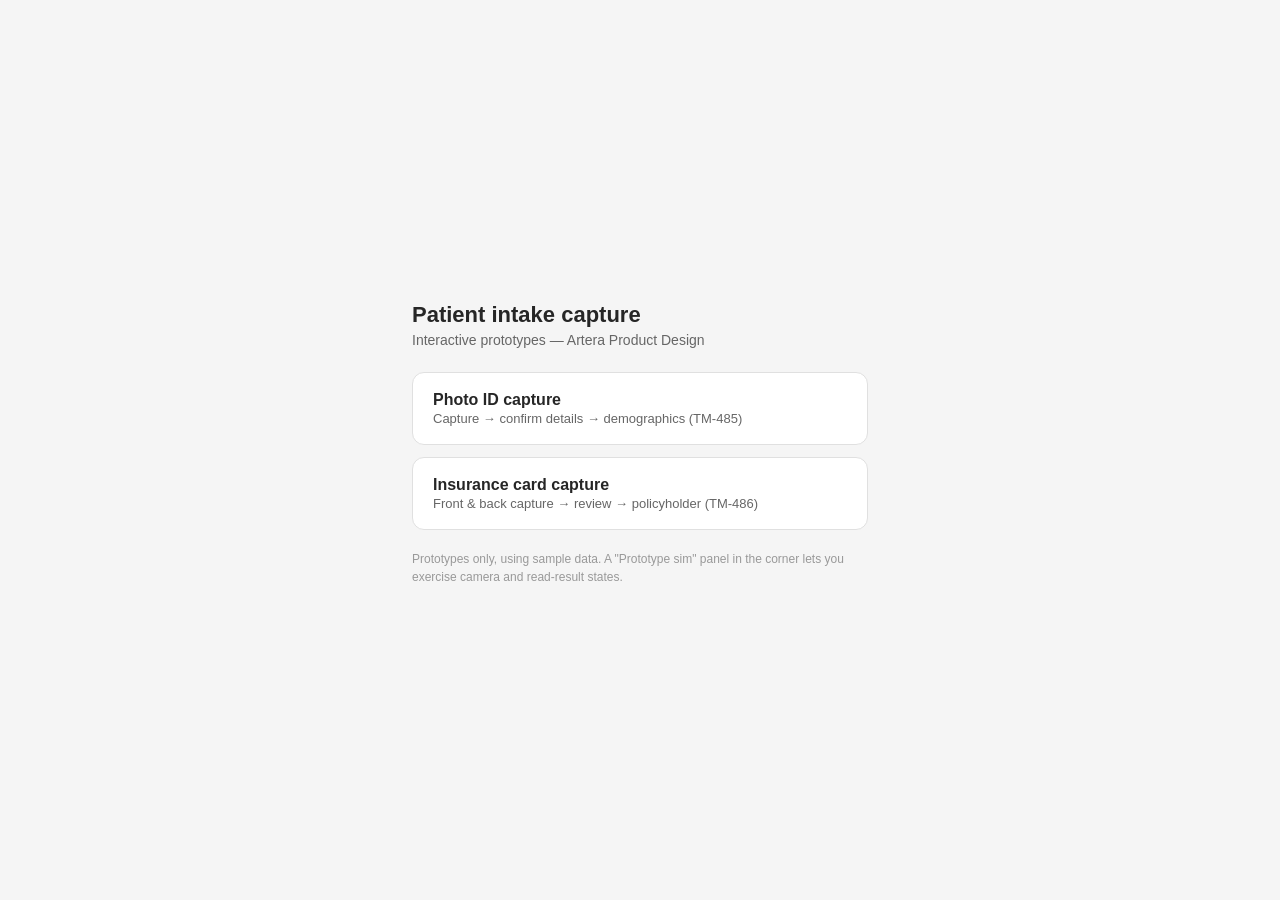
<file: index.html>
<!doctype html>
<html lang="en">
<head>
<meta charset="utf-8"/>
<meta name="viewport" content="width=device-width, initial-scale=1"/>
<title>Patient intake capture — Artera prototypes</title>
<style>
  :root{font-family:-apple-system,BlinkMacSystemFont,"Segoe UI",Roboto,sans-serif}
  body{margin:0;min-height:100vh;display:flex;align-items:center;justify-content:center;background:#f5f5f5;color:#262626}
  .wrap{max-width:520px;padding:32px;width:100%;box-sizing:border-box}
  h1{font-size:22px;margin:0 0 4px}
  p.sub{margin:0 0 24px;color:#666;font-size:14px}
  a.card{display:block;text-decoration:none;color:inherit;background:#fff;border:1px solid #e0e0e0;border-radius:12px;padding:18px 20px;margin-bottom:12px;transition:box-shadow .15s,border-color .15s}
  a.card:hover{border-color:#ED4724;box-shadow:0 2px 12px rgba(0,0,0,.08)}
  .t{font-weight:600;font-size:16px}
  .d{color:#666;font-size:13px;margin-top:2px}
  .note{margin-top:20px;color:#999;font-size:12px;line-height:1.5}
</style>
</head>
<body>
  <div class="wrap">
    <h1>Patient intake capture</h1>
    <p class="sub">Interactive prototypes — Artera Product Design</p>
    <a class="card" href="photo-id/"><div class="t">Photo ID capture</div><div class="d">Capture &rarr; confirm details &rarr; demographics (TM-485)</div></a>
    <a class="card" href="insurance/"><div class="t">Insurance card capture</div><div class="d">Front &amp; back capture &rarr; review &rarr; policyholder (TM-486)</div></a>
    <p class="note">Prototypes only, using sample data. A "Prototype sim" panel in the corner lets you exercise camera and read-result states.</p>
  </div>
</body>
</html>
</file>
